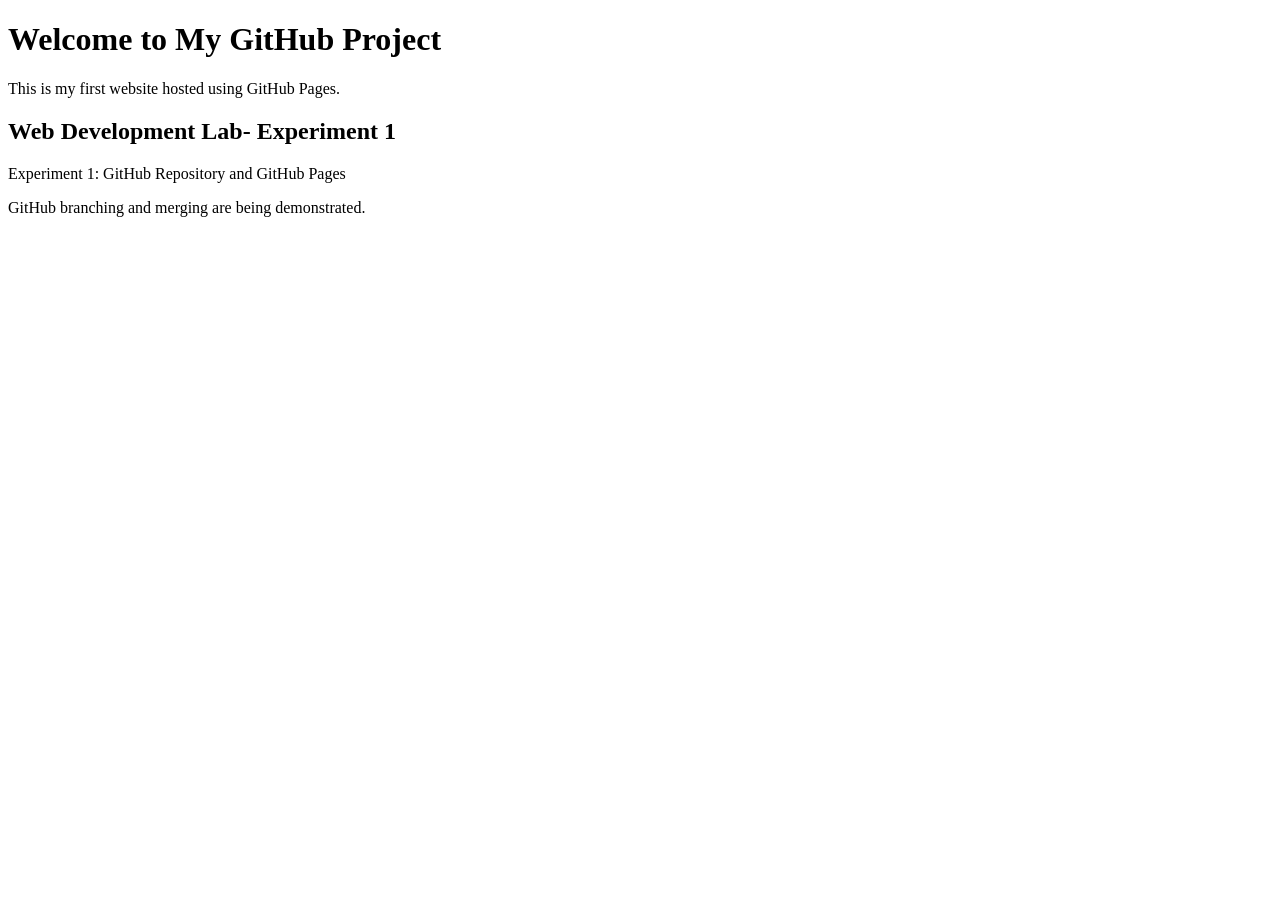
<file: index.html>
<!DOCTYPE html>
<html lang="en">
<head>
    <meta charset="UTF-8">
    <meta name="viewport" content="width=device-width, initial-scale=1.0">
    <title>Document</title>
</head>
<body>
     <h1>Welcome to My GitHub Project</h1>

    <p>
        This is my first website hosted using GitHub Pages.
    </p>

    <h2>Web Development Lab- Experiment 1
    </h2>

    <p>
        Experiment 1: GitHub Repository and GitHub Pages
        <p>
    GitHub branching and merging are being demonstrated.
</p>
    </p>

</body>
</html>
</file>
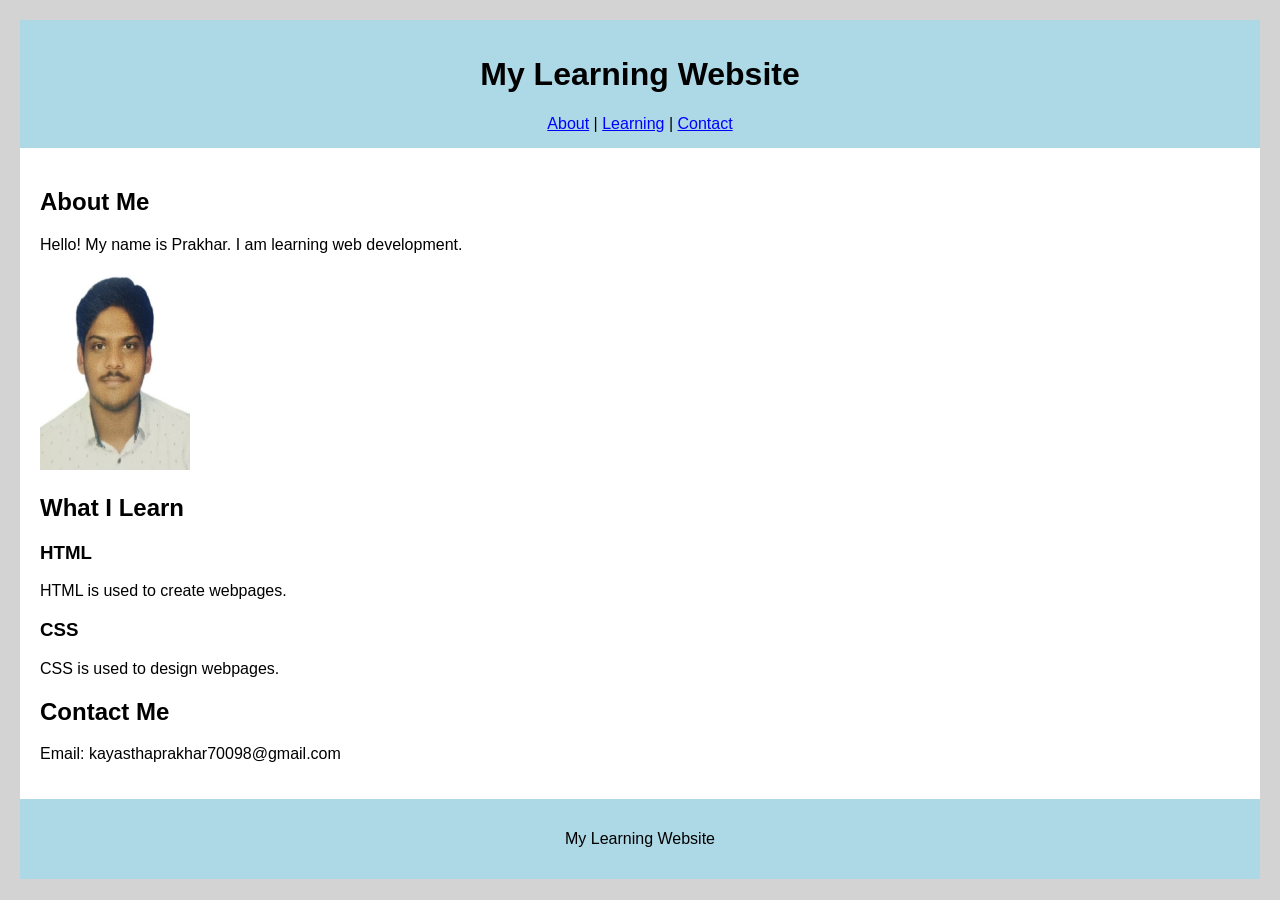
<file: EXPERIEMENT4_0.html>
<!DOCTYPE html>
<html lang="en">
<head>
    <meta charset="UTF-8">
    <meta name="viewport" content="width=device-width, initial-scale=1.0">
    <title>Document</title>
</head>
<body>
    
<!DOCTYPE html>
<html lang="en">
<head>
    <meta charset="UTF-8">
    <meta name="viewport" content="width=device-width, initial-scale=1.0">

    <title>My Learning Website</title>

    <meta name="description" content="A simple website to learn HTML and CSS">
    <meta name="keywords" content="HTML, CSS, web development">
    <meta name="author" content="Prakhar">

    <style>
        body {
            font-family: Arial;
            background-color: lightgray;
            margin: 20px;
        }

        header, footer {
            background-color: lightblue;
            text-align: center;
            padding: 15px;
        }

        main {
            background-color: white;
            padding: 20px;
        }

        a {
            color: blue;
        }

        img {
            width: 150px;
        }
    </style>
</head>

<body>

    <header>
        <h1>My Learning Website</h1>

        <nav aria-label="Main navigation">
            <a href="#about">About</a> |
            <a href="#learning">Learning</a> |
            <a href="#contact">Contact</a>
        </nav>
    </header>

    <main>
        <section id="about">
            <h2>About Me</h2>

            <p>Hello! My name is Prakhar.
            I am learning web development.</p>

            <img src="41bbfb94-6e46-4843-b14d-21f2be7ad59d.jpg"
                 alt="A student learning web development">
        </section>

        <section id="learning">
            <h2>What I Learn</h2>

            <h3>HTML</h3>
            <p>HTML is used to create webpages.</p>

            <h3>CSS</h3>
            <p>CSS is used to design webpages.</p>
        </section>

        <section id="contact">
            <h2>Contact Me</h2>
            <p>Email: kayasthaprakhar70098@gmail.com</p>
        </section>
    </main>

    <footer>
        <p>My Learning Website</p>
    </footer>

</body>
</html>

</body>
</html>
</file>
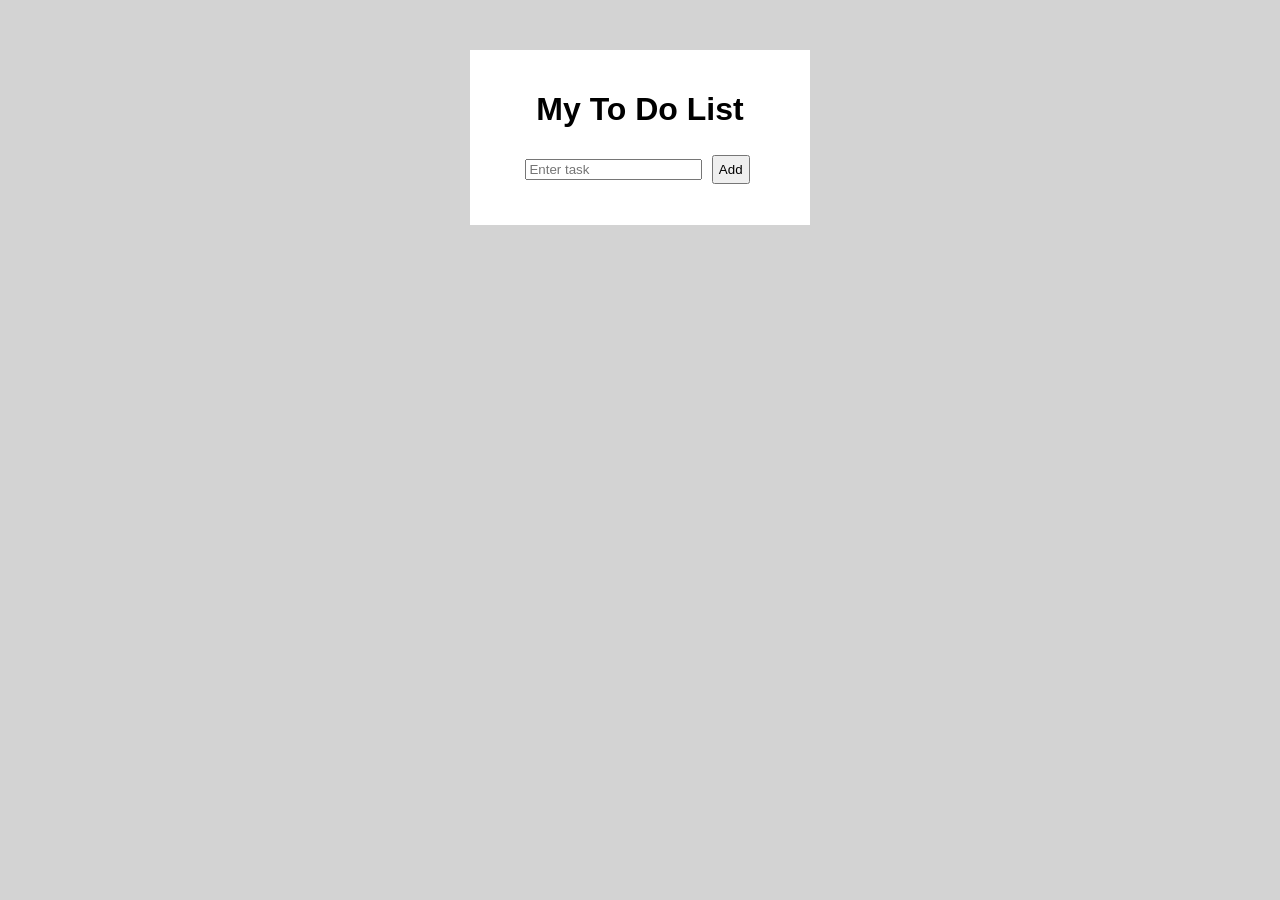
<file: EXPERIMENT3_0.html>
<!DOCTYPE html>
<html lang="en">
<head>
    <meta charset="UTF-8">
    <meta name="viewport" content="width=device-width, initial-scale=1.0">
    <title>Document</title>
</head>
<body>
  
    <title>To Do List</title>

    <style>
        body {
            font-family: Arial;
            background-color: lightgray;
            text-align: center;
        }

        .box {
            background-color: white;
            width: 300px;
            margin: 50px auto;
            padding: 20px;
        }

        button {
            margin: 5px;
            padding: 5px;
        }

        li {
            margin: 10px;
        }

        .done {
            text-decoration: line-through;
            color: gray;
        }
    </style>
</head>
<body>

    <div class="box">
        <h1>My To Do List</h1>

        <input type="text" id="task" placeholder="Enter task">
        <button onclick="addTask()">Add</button>

        <ul id="list"></ul>
    </div>

    <script>
        function addTask() {
            var task = document.getElementById("task").value;

            if (task == "") {
                alert("Enter a task first");
                return;
            }

            var li = document.createElement("li");
            li.textContent = task + " ";

            var done = document.createElement("button");
            done.textContent = "Done";

            done.onclick = function() {
                li.classList.toggle("done");
            };

            var del = document.createElement("button");
            del.textContent = "Delete";

            del.onclick = function() {
                li.remove();
            };

            li.appendChild(done);
            li.appendChild(del);

            document.getElementById("list").appendChild(li);
            document.getElementById("task").value = "";
        }
    </script>




</body>
</html>
</file>
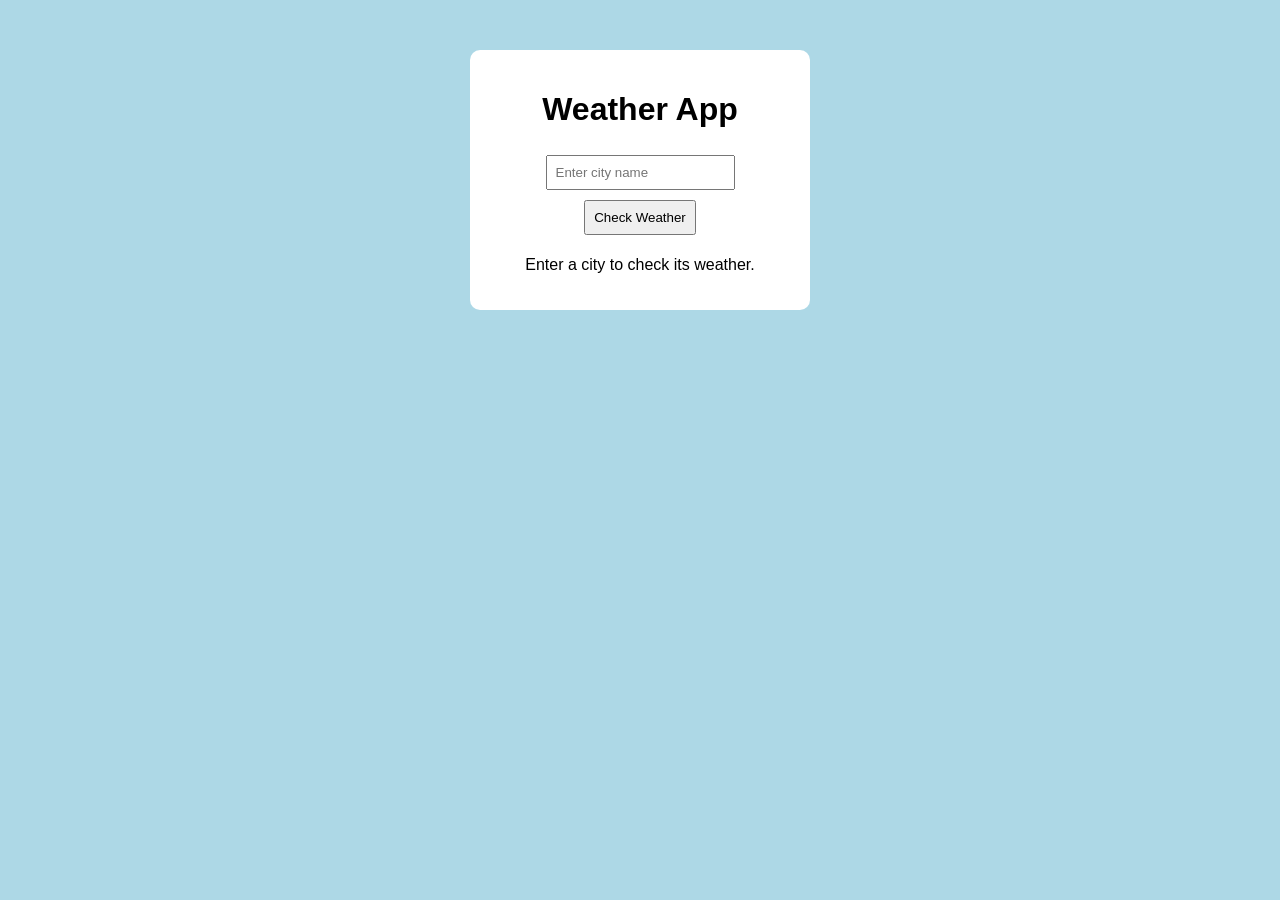
<file: EXPERIMENT5_0.html>
<!DOCTYPE html>
<html lang="en">
<head>
    <meta charset="UTF-8">
    <meta name="viewport" content="width=device-width, initial-scale=1.0">
    <title>Document</title>
</head>
<body>
  
    <title>Weather App</title>

    <style>
        body {
            font-family: Arial;
            text-align: center;
            background-color: lightblue;
            margin-top: 50px;
        }

        .box {
            background-color: white;
            width: 300px;
            margin: auto;
            padding: 20px;
            border-radius: 10px;
        }

        input, button {
            padding: 8px;
            margin: 5px;
        }
    </style>
</head>
<body>

    <div class="box">
        <h1>Weather App</h1>

        <input type="text" id="city" placeholder="Enter city name">
        <button onclick="getWeather()">Check Weather</button>

        <p id="result">Enter a city to check its weather.</p>
    </div>

    <script>
        async function getWeather() {
            var city = document.getElementById("city").value;
            var result = document.getElementById("result");

            if (city == "") {
                result.innerHTML = "Please enter a city name.";
                return;
            }

            result.innerHTML = "Loading...";

            try {
                var url = "https://wttr.in/" + encodeURIComponent(city) + "?format=j1";
                var response = await fetch(url);

                if (!response.ok) {
                    throw new Error("Weather not found");
                }

                var data = await response.json();
                var weather = data.current_condition[0];

                result.innerHTML =
                    "City: " + city + "<br>" +
                    "Temperature: " + weather.temp_C + " °C<br>" +
                    "Weather: " + weather.weatherDesc[0].value + "<br>" +
                    "Humidity: " + weather.humidity + "%";

            } catch (error) {
                result.innerHTML = "Unable to get weather. Try again.";
            }
        }
    </script>



</body>
</html>
</file>
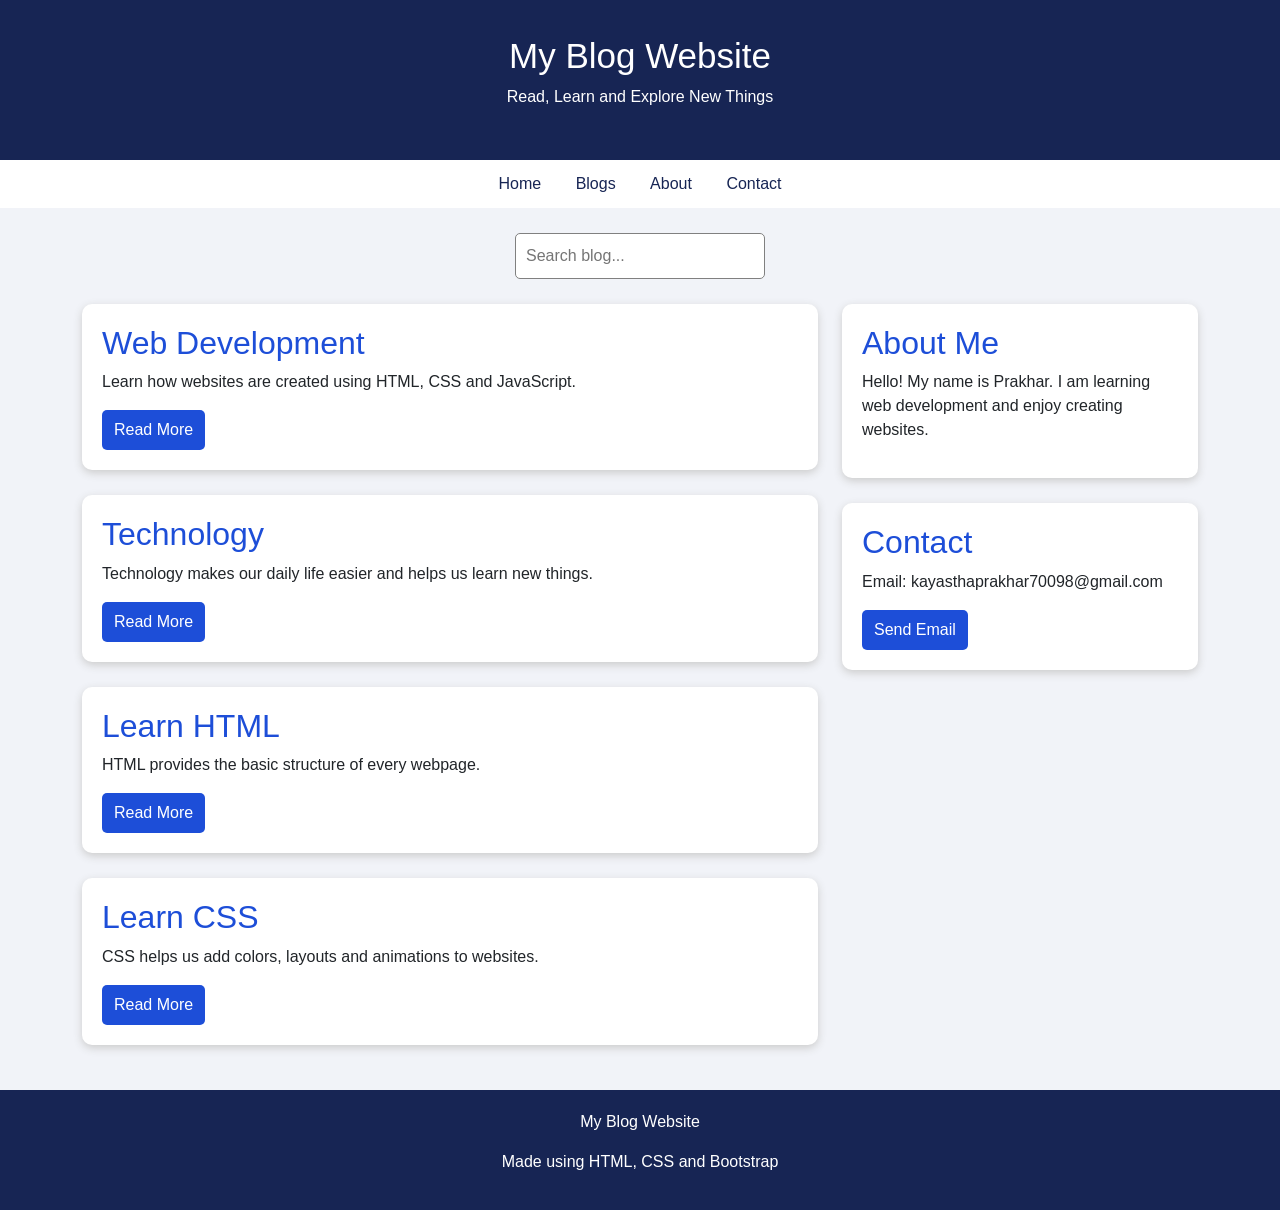
<file: EXPERIMENT6_0.html>
<!DOCTYPE html>
<html lang="en">
<head>
    <meta charset="UTF-8">
    <meta name="viewport" content="width=device-width, initial-scale=1.0">
    <title>Document</title>
</head>
<body>
 
    <title>My Blog Website</title>
    <meta name="viewport" content="width=device-width, initial-scale=1">

    <link href="https://cdn.jsdelivr.net/npm/bootstrap@5.3.3/dist/css/bootstrap.min.css" rel="stylesheet">

    <style>
        body {
            font-family: Arial;
            background-color: #f1f3f8;
            margin: 0;
        }

        header {
            background-color: #172554;
            color: white;
            text-align: center;
            padding: 35px;
            animation: appear 1s;
        }

        header h1 {
            font-size: 35px;
        }

        nav {
            background-color: white;
            padding: 12px;
            text-align: center;
        }

        nav a {
            text-decoration: none;
            color: #172554;
            margin: 15px;
        }

        nav a:hover {
            color: #e11d48;
        }

        .search {
            text-align: center;
            margin: 25px;
        }

        .search input {
            padding: 10px;
            width: 250px;
            max-width: 90%;
            border: 1px solid gray;
            border-radius: 5px;
        }

        .blog {
            background-color: white;
            padding: 20px;
            margin-bottom: 25px;
            border-radius: 10px;
            box-shadow: 0 3px 8px #cccccc;
            animation: appear 1s;
            transition: transform 0.3s;
        }

        .blog:hover {
            transform: translateY(-5px);
        }

        .blog h2 {
            color: #1d4ed8;
        }

        .blog a {
            display: inline-block;
            background-color: #1d4ed8;
            color: white;
            padding: 8px 12px;
            text-decoration: none;
            border-radius: 5px;
        }

        .blog a:hover {
            background-color: #172554;
        }

        .clock {
            text-align: center;
            color: #172554;
            margin: 15px;
        }

        footer {
            background-color: #172554;
            color: white;
            text-align: center;
            padding: 20px;
            margin-top: 20px;
        }

        @keyframes appear {
            from {
                opacity: 0;
                transform: translateY(20px);
            }

            to {
                opacity: 1;
                transform: translateY(0);
            }
        }

        @media (max-width: 600px) {
            header h1 {
                font-size: 26px;
            }

            nav a {
                margin: 6px;
            }
        }
    </style>
</head>

<body>

    <header>
        <h1>My Blog Website</h1>
        <p>Read, Learn and Explore New Things</p>
    </header>

    <nav>
        <a href="#home">Home</a>
        <a href="#blogs">Blogs</a>
        <a href="#about">About</a>
        <a href="#contact">Contact</a>
    </nav>

    

    <div class="search">
        <input type="text" id="searchBox"
               placeholder="Search blog..."
               onkeyup="searchBlog()">
    </div>

    <div class="container" id="home">
        <div class="row">

            <div class="col-md-8" id="blogs">

                <div class="blog">
                    <h2>Web Development</h2>
                    <p>Learn how websites are created using HTML, CSS and JavaScript.</p>
                    <a href="https://www.w3schools.com/"
                       target="_blank">Read More</a>
                </div>

                <div class="blog">
                    <h2>Technology</h2>
                    <p>Technology makes our daily life easier and helps us learn new things.</p>
                    <a href="https://www.bbc.com/news/technology"
                       target="_blank">Read More</a>
                </div>

                <div class="blog">
                    <h2>Learn HTML</h2>
                    <p>HTML provides the basic structure of every webpage.</p>
                    <a href="https://www.w3schools.com/html/"
                       target="_blank">Read More</a>
                </div>

                <div class="blog">
                    <h2>Learn CSS</h2>
                    <p>CSS helps us add colors, layouts and animations to websites.</p>
                    <a href="https://www.w3schools.com/css/"
                       target="_blank">Read More</a>
                </div>

            </div>

            <div class="col-md-4">
                <div class="blog" id="about">
                    <h2>About Me</h2>
                    <p>Hello! My name is Prakhar. I am learning web development and enjoy creating websites.</p>
                </div>

                <div class="blog" id="contact">
                    <h2>Contact</h2>
                    <p>Email: kayasthaprakhar70098@gmail.com</p>
                    <a href="mailto:student@example.com">Send Email</a>
                </div>
            </div>

        </div>
    </div>

    <footer>
        <p>My Blog Website</p>
        <p>Made using HTML, CSS and Bootstrap</p>
    </footer>

    <script>
        function searchBlog() {
            var input = document.getElementById("searchBox").value.toLowerCase();
            var blogs = document.getElementsByClassName("blog");

            for (var i = 0; i < blogs.length; i++) {
                if (blogs[i].innerText.toLowerCase().includes(input)) {
                    blogs[i].style.display = "";
                } else {
                    blogs[i].style.display = "none";
                }
            }
        }

        }

        showTime();
        setInterval(showTime, 1000);
    </script>



</body>
</html>
</file>
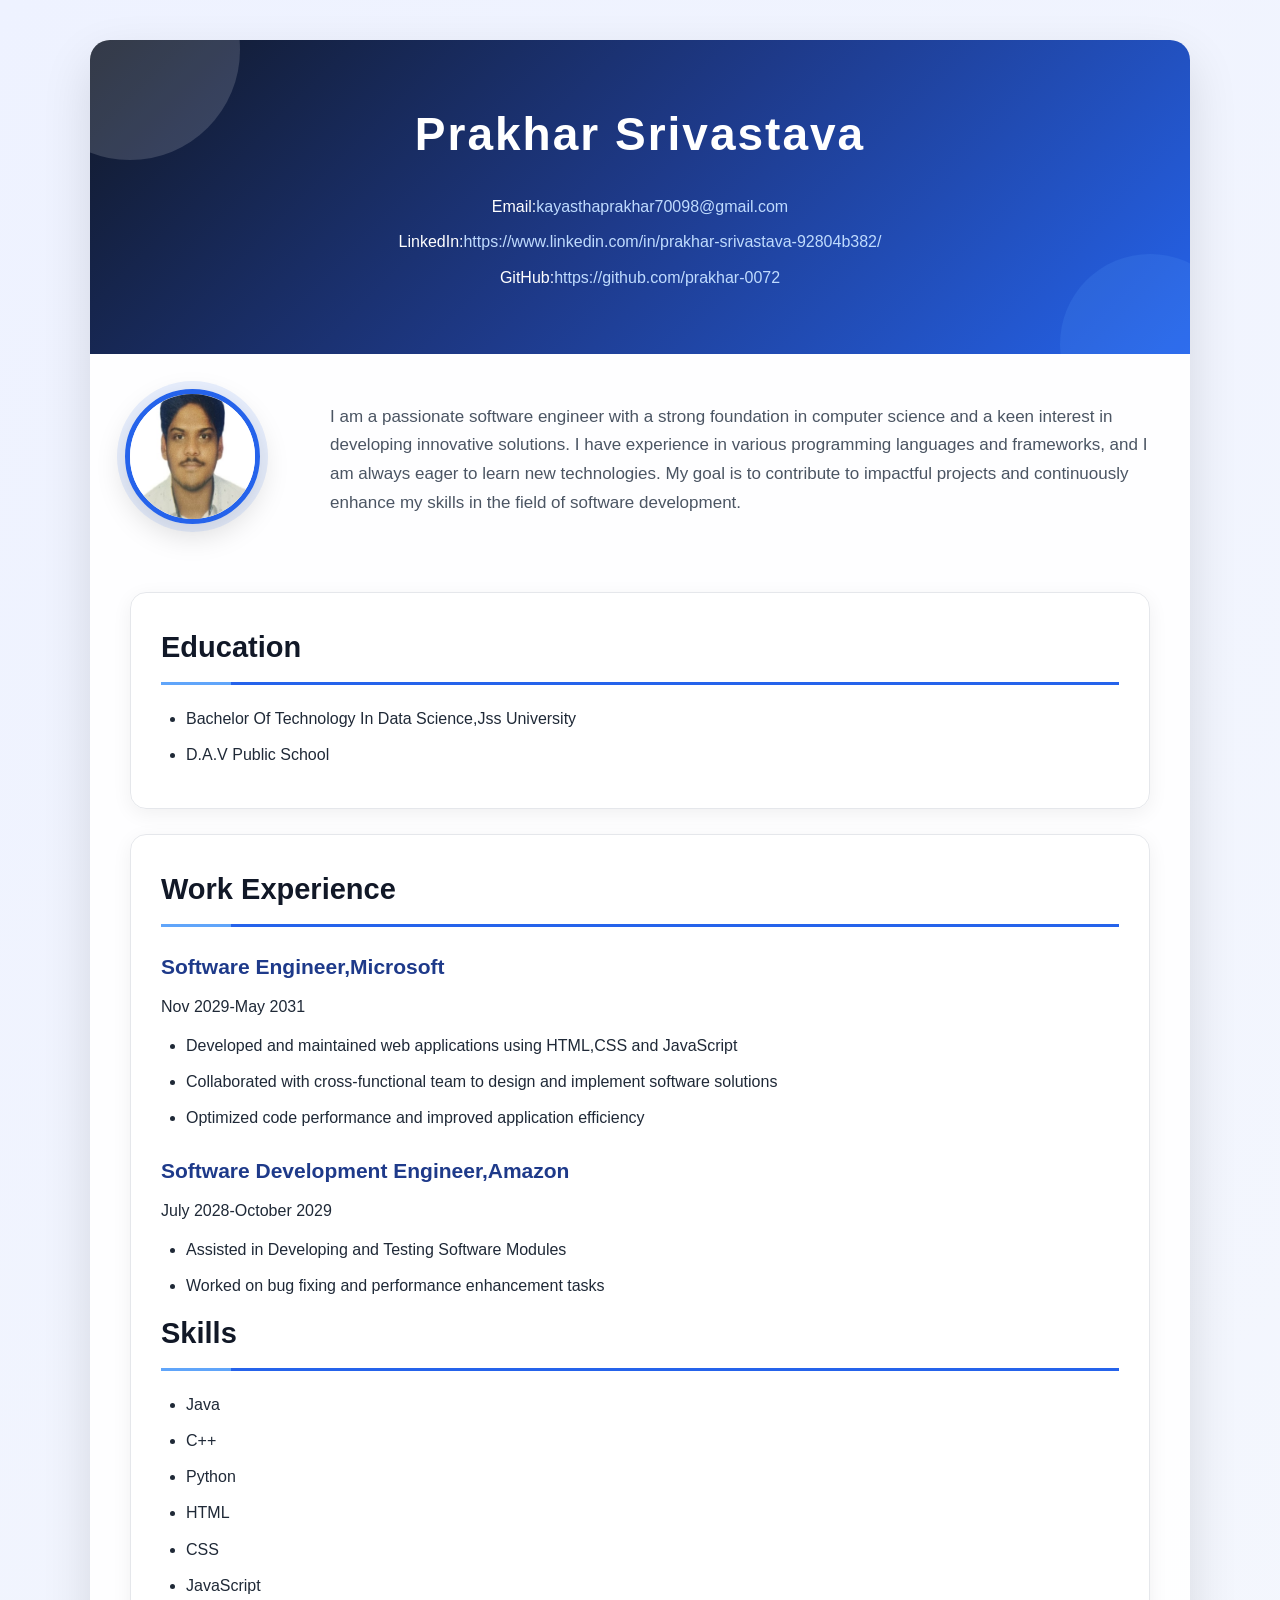
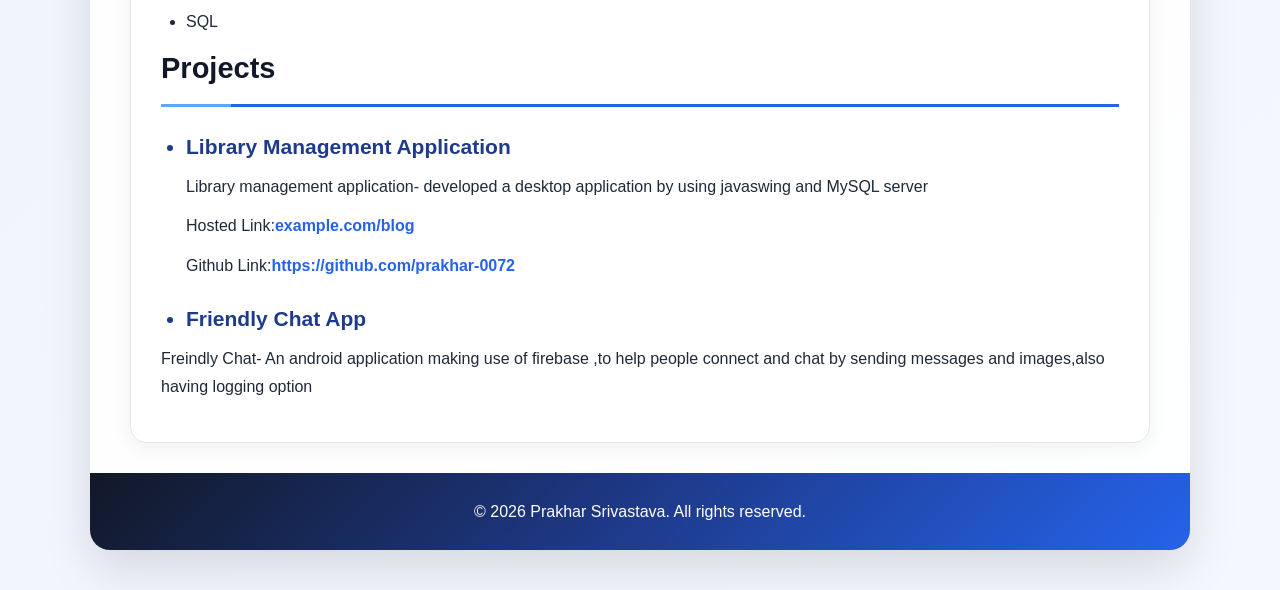
<file: myportfolio_experiment2.html>
<!DOCTYPE html>
    <html lang="en">
    <head>
        <meta charset="UTF-8">
        <meta name="viewport" content="width=device-width, initial-scale=1.0">
        <title>Document</title>
        <link rel="stylesheet" href="portfolio.css">
    </head>
    <body>
         <!DOCTYPE html>
    <html lang="en">
    <head>
        <meta charset="UTF-8">
        <meta name="viewport" content="width=device-width, initial-scale=1.0">
        <title>Document</title>
        <link rel="stylesheet" href="portfolio.css">
    </head>
    <body>
         <div> 

    <div>
    
        <h1>Prakhar Srivastava</h1>

        
            <p> Email:<a href="mailto:kayasthaprakhar70098@gmail.com">kayasthaprakhar70098@gmail.com</a></p>
            <p>LinkedIn:<a href="https://www.linkedin.com/in/prakhar-srivastava-92804b382/">https://www.linkedin.com/in/prakhar-srivastava-92804b382/</a></p>
            <p>GitHub:<a href="https://github.com/prakhar-0072">https://github.com/prakhar-0072</a></p>
    </div>
    <table>
        <tr>
            <td> <img src="41bbfb94-6e46-4843-b14d-21f2be7ad59d.jpg" alt="Profile Picture" width="100" height="100"></td>
            <td><p>
        I am a passionate software engineer with a strong foundation in computer science and a keen interest in developing innovative solutions. I have experience in various programming languages and frameworks, and I am always eager to learn new technologies. My goal is to contribute to impactful projects and continuously enhance my skills in the field of software development.</p></td>
        </tr>
        </table>
   
        <section>
            <h2>Education</h2>
            <ul>
        <li>Bachelor Of Technology In Data Science,Jss University</li>
        <li>D.A.V Public School</li>
            </ul>
        </section>

        <section> 
            <h2> Work Experience</h2>
            <h3>Software Engineer,Microsoft</h3>
            <p>Nov 2029-May 2031</p>
            <ul>
                <li>Developed and maintained web applications using HTML,CSS and JavaScript</li>
                <li>Collaborated with cross-functional team to design and implement software solutions</li>
                <li>Optimized code performance and improved application efficiency</li>
            </ul>

            <h3> Software Development Engineer,Amazon</h3>
            <p>July 2028-October 2029</p>
            <table>
                <ul>
                    <li>Assisted in Developing and Testing Software Modules</li>
                    <li>Worked on bug fixing and performance enhancement tasks</li>
                </ul>
            </table>

            <h2>Skills</h2>
            <ul>
                <li>Java</li>
                <li>C++</li>
                <li>Python</li>
                <li>HTML</li>
                <li>CSS</li>
                <li>JavaScript</li>
                <li>SQL</li>
            </ul>

            <h2> Projects</h2>
            <h3> <ul><li>Library Management Application</li></ul></h3>
            <ul>
                <p>Library management application- developed a desktop application by using javaswing and MySQL server</p>
                <p>Hosted Link:<a href="github.com">example.com/blog</a></p>
                <p>Github Link:<a href="https://github.com/prakhar-0072">https://github.com/prakhar-0072</a></p>
            </ul>
           
            <h3><ul><li>Friendly Chat App</li></ul></h3>
            <p> Freindly Chat- An android application making use of firebase ,to help people connect and chat by sending messages and images,also having logging option</p>

        </section>
        <footer> 
            <p>© 2026 Prakhar Srivastava. All rights reserved.</p>
        </footer>
    </div>
    </body>
    </html>
</file>
<file: portfolio.css>
/* =========================================
   MODERN ANIMATED PORTFOLIO
   ========================================= */

* {
    margin: 0;
    padding: 0;
    box-sizing: border-box;
}

html {
    scroll-behavior: smooth;
}

body {
    font-family: Arial, Helvetica, sans-serif;
    line-height: 1.7;
    color: #1f2937;
    background: linear-gradient(135deg, #eef2ff, #f8fafc, #e0f2fe);
    background-size: 300% 300%;
    animation: backgroundMove 12s ease infinite;
}


/* =========================================
   BACKGROUND ANIMATION
   ========================================= */

@keyframes backgroundMove {
    0% {
        background-position: 0% 50%;
    }

    50% {
        background-position: 100% 50%;
    }

    100% {
        background-position: 0% 50%;
    }
}


/* =========================================
   MAIN CONTAINER
   ========================================= */

body > div {
    width: 90%;
    max-width: 1100px;
    margin: 40px auto;
    background: rgba(255, 255, 255, 0.95);
    border-radius: 20px;
    overflow: hidden;

    box-shadow:
        0 20px 50px rgba(0, 0, 0, 0.12);

    animation: containerAppear 1s ease;
}

@keyframes containerAppear {
    from {
        opacity: 0;
        transform: translateY(40px);
    }

    to {
        opacity: 1;
        transform: translateY(0);
    }
}


/* =========================================
   HEADER
   ========================================= */

body > div > div:first-child {
    position: relative;
    overflow: hidden;

    background: linear-gradient(
        135deg,
        #111827,
        #1e3a8a,
        #2563eb
    );

    color: white;
    padding: 55px 30px;
    text-align: center;
}


/* Animated circles */

body > div > div:first-child::before,
body > div > div:first-child::after {
    content: "";
    position: absolute;
    border-radius: 50%;
    opacity: 0.15;
    animation: floatingCircle 6s ease-in-out infinite;
}

body > div > div:first-child::before {
    width: 220px;
    height: 220px;
    background: white;
    top: -100px;
    left: -70px;
}

body > div > div:first-child::after {
    width: 180px;
    height: 180px;
    background: #60a5fa;
    bottom: -80px;
    right: -50px;
    animation-delay: 2s;
}

@keyframes floatingCircle {
    0%,
    100% {
        transform: translateY(0) rotate(0deg);
    }

    50% {
        transform: translateY(-25px) rotate(20deg);
    }
}


/* =========================================
   NAME
   ========================================= */

h1 {
    position: relative;
    z-index: 1;

    font-size: 46px;
    margin-bottom: 20px;
    letter-spacing: 2px;

    animation: titleAppear 1.2s ease;
}

@keyframes titleAppear {
    from {
        opacity: 0;
        transform: translateY(-25px);
    }

    to {
        opacity: 1;
        transform: translateY(0);
    }
}


/* Header paragraphs */

body > div > div:first-child p {
    position: relative;
    z-index: 1;
    margin: 8px 0;
    animation: fadeIn 1.5s ease;
}

@keyframes fadeIn {
    from {
        opacity: 0;
    }

    to {
        opacity: 1;
    }
}


/* =========================================
   LINKS
   ========================================= */

a {
    color: #2563eb;
    text-decoration: none;
    transition: all 0.3s ease;
}

a:hover {
    color: #1d4ed8;
    text-decoration: underline;
    transform: translateY(-2px);
}


/* Header links */

body > div > div:first-child a {
    color: #bfdbfe;
}

body > div > div:first-child a:hover {
    color: white;
}


/* =========================================
   PROFILE AREA
   ========================================= */

table {
    width: 100%;
    border-collapse: collapse;
}

td {
    padding: 35px;
    vertical-align: middle;
}

td:first-child {
    width: 180px;
    text-align: center;
}


/* =========================================
   PROFILE PHOTO
   ========================================= */

td img {
    width: 135px;
    height: 135px;

    object-fit: cover;

    border-radius: 50%;

    border: 5px solid #2563eb;

    box-shadow:
        0 0 0 8px rgba(37, 99, 235, 0.10),
        0 10px 30px rgba(0, 0, 0, 0.15);

    animation: profileFloat 4s ease-in-out infinite;

    transition: all 0.4s ease;
}

@keyframes profileFloat {
    0%,
    100% {
        transform: translateY(0);
    }

    50% {
        transform: translateY(-12px);
    }
}

td img:hover {
    transform: scale(1.08) rotate(3deg);

    box-shadow:
        0 0 0 12px rgba(37, 99, 235, 0.12),
        0 15px 35px rgba(0, 0, 0, 0.20);
}


/* =========================================
   PROFILE DESCRIPTION
   ========================================= */

td p {
    font-size: 17px;
    color: #4b5563;
}


/* =========================================
   SECTIONS
   ========================================= */

section {
    margin: 25px 40px;
    padding: 30px;

    background: rgba(255, 255, 255, 0.95);

    border: 1px solid #e5e7eb;
    border-radius: 16px;

    box-shadow:
        0 5px 20px rgba(0, 0, 0, 0.06);

    transition:
        transform 0.4s ease,
        box-shadow 0.4s ease;

    animation: sectionAppear 0.8s ease both;
}

section:hover {
    transform: translateY(-6px);

    box-shadow:
        0 15px 35px rgba(37, 99, 235, 0.12);
}

@keyframes sectionAppear {
    from {
        opacity: 0;
        transform: translateY(30px);
    }

    to {
        opacity: 1;
        transform: translateY(0);
    }
}


/* =========================================
   HEADINGS
   ========================================= */

h2 {
    color: #111827;

    font-size: 29px;

    margin-bottom: 20px;

    padding-bottom: 10px;

    border-bottom: 3px solid #2563eb;

    position: relative;
}

h2::after {
    content: "";

    position: absolute;

    left: 0;
    bottom: -3px;

    width: 70px;
    height: 3px;

    background: #60a5fa;

    animation: lineGrow 1s ease;
}

@keyframes lineGrow {
    from {
        width: 0;
    }

    to {
        width: 70px;
    }
}


h3 {
    color: #1e3a8a;

    font-size: 21px;

    margin-top: 22px;
    margin-bottom: 8px;

    transition: color 0.3s ease;
}

h3:hover {
    color: #2563eb;
}


/* =========================================
   LISTS
   ========================================= */

ul {
    margin-left: 25px;
}

li {
    margin-bottom: 9px;

    transition:
        transform 0.3s ease,
        color 0.3s ease;
}

li:hover {
    transform: translateX(8px);
    color: #2563eb;
}


/* =========================================
   SKILLS
   ========================================= */

section ul li {
    position: relative;
}


/* =========================================
   PROJECTS
   ========================================= */

section p {
    margin-bottom: 12px;
}

section a {
    font-weight: bold;
}


/* Project links */

section a:hover {
    text-decoration: underline;
}


/* =========================================
   FOOTER
   ========================================= */

footer {
    background: linear-gradient(
        135deg,
        #111827,
        #1e3a8a,
        #2563eb
    );

    color: white;

    text-align: center;

    padding: 25px;

    margin-top: 30px;
}

footer p {
    margin: 0;
}


/* =========================================
   FOOTER ANIMATION
   ========================================= */

footer:hover {
    background-size: 200% 200%;
    animation: footerGlow 4s ease infinite;
}

@keyframes footerGlow {
    0% {
        background-position: 0% 50%;
    }

    50% {
        background-position: 100% 50%;
    }

    100% {
        background-position: 0% 50%;
    }
}


/* =========================================
   MOBILE RESPONSIVE
   ========================================= */

@media (max-width: 768px) {

    body > div {
        width: 95%;
        margin: 15px auto;
        border-radius: 14px;
    }

    body > div > div:first-child {
        padding: 40px 20px;
    }

    h1 {
        font-size: 34px;
    }

    table,
    tbody,
    tr,
    td {
        display: block;
        width: 100%;
    }

    td {
        padding: 20px;
        text-align: center;
    }

    td:first-child {
        width: 100%;
    }

    td img {
        width: 120px;
        height: 120px;
    }

    td p {
        font-size: 15px;
        text-align: left;
    }

    section {
        margin: 15px;
        padding: 22px;
    }

    h2 {
        font-size: 25px;
    }

    h3 {
        font-size: 19px;
    }

    body > div > div:first-child p {
        font-size: 14px;
        word-break: break-word;
    }
}


/* =========================================
   REDUCE ANIMATION FOR ACCESSIBILITY
   ========================================= */

@media (prefers-reduced-motion: reduce) {

    *,
    *::before,
    *::after {
        animation-duration: 0.01ms !important;
        animation-iteration-count: 1 !important;
        transition-duration: 0.01ms !important;
    }
}

/* =========================================
   DARK MODE
   ========================================= */

body.dark-mode {
    background: #111827;
    color: #f9fafb;
}

body.dark-mode > div {
    background: #1f2937;
}

body.dark-mode section {
    background: #1f2937;
    border-color: #374151;
    color: #f9fafb;
}

body.dark-mode h2 {
    color: #ffffff;
}

body.dark-mode h3 {
    color: #93c5fd;
}

body.dark-mode section p,
body.dark-mode td p {
    color: #d1d5db;
}

body.dark-mode li {
    color: #e5e7eb;
}

body.dark-mode a {
    color: #60a5fa;
}

#themeButton {
    position: relative;
    z-index: 5;
    padding: 10px 20px;
    margin-top: 10px;
    border: none;
    border-radius: 25px;
    background: white;
    color: #1e3a8a;
    font-size: 15px;
    font-weight: bold;
    cursor: pointer;
    transition: 0.3s ease;
}

#themeButton:hover {
    transform: scale(1.08);
    box-shadow: 0 5px 20px rgba(255, 255, 255, 0.3);
}
</file>
